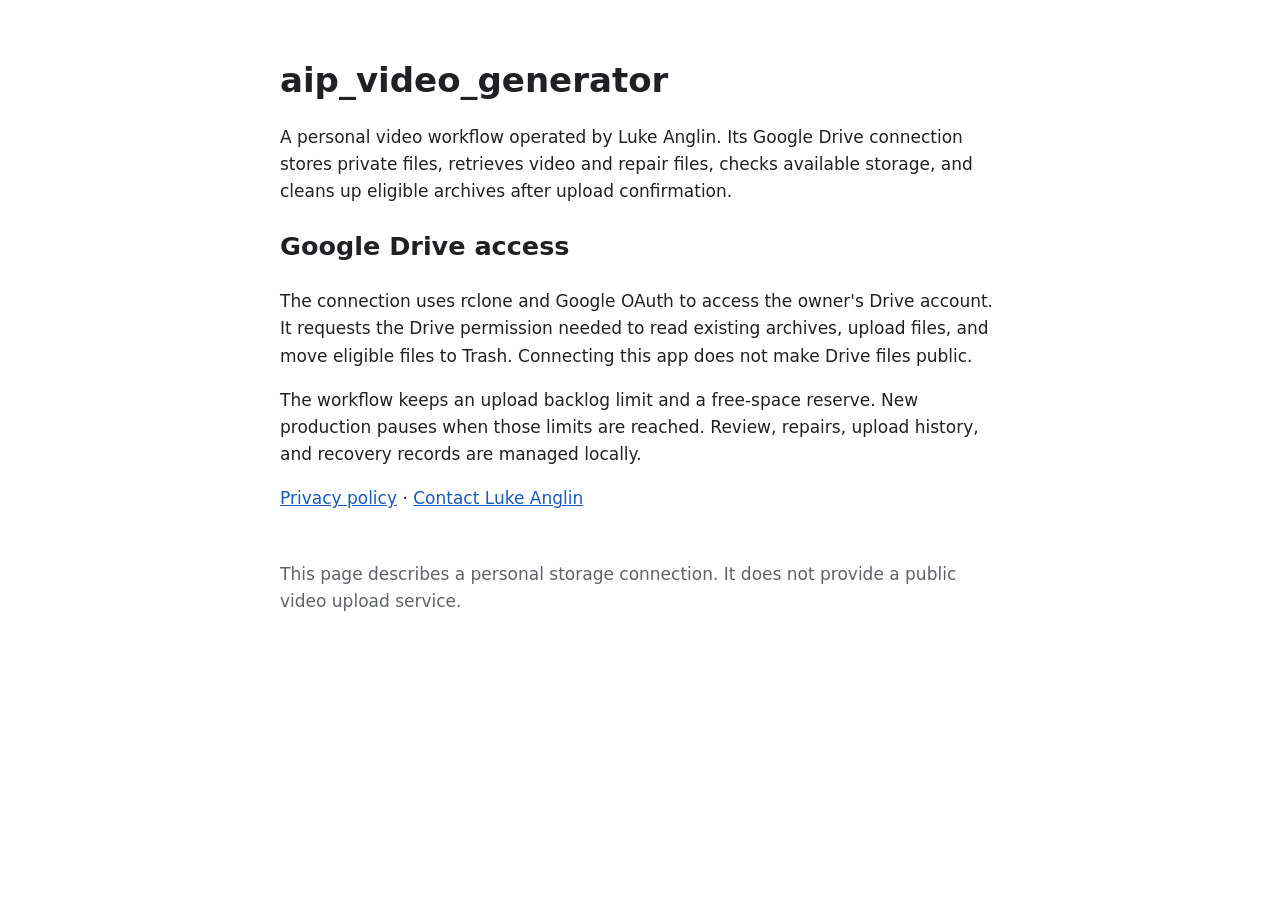
<file: aip-video-generator/index.html>
<!doctype html>
<html lang="en">
<meta charset="utf-8">
<meta name="viewport" content="width=device-width, initial-scale=1">
<title>aip_video_generator — Personal Drive storage</title>
<style>body{font:17px/1.6 system-ui,sans-serif;max-width:720px;margin:60px auto;padding:0 24px;color:#202124;background:#fff}h1{line-height:1.2}a{color:#185abc}footer{margin-top:48px;color:#5f6368}</style>
<main>
  <h1>aip_video_generator</h1>
  <p>A personal video workflow operated by Luke Anglin. Its Google Drive connection stores private files, retrieves video and repair files, checks available storage, and cleans up eligible archives after upload confirmation.</p>
  <h2>Google Drive access</h2>
  <p>The connection uses rclone and Google OAuth to access the owner's Drive account. It requests the Drive permission needed to read existing archives, upload files, and move eligible files to Trash. Connecting this app does not make Drive files public.</p>
  <p>The workflow keeps an upload backlog limit and a free-space reserve. New production pauses when those limits are reached. Review, repairs, upload history, and recovery records are managed locally.</p>
  <p><a href="privacy.html">Privacy policy</a> · <a href="mailto:lukeanglin@gmail.com">Contact Luke Anglin</a></p>
</main>
<footer>This page describes a personal storage connection. It does not provide a public video upload service.</footer>
</html>
</file>
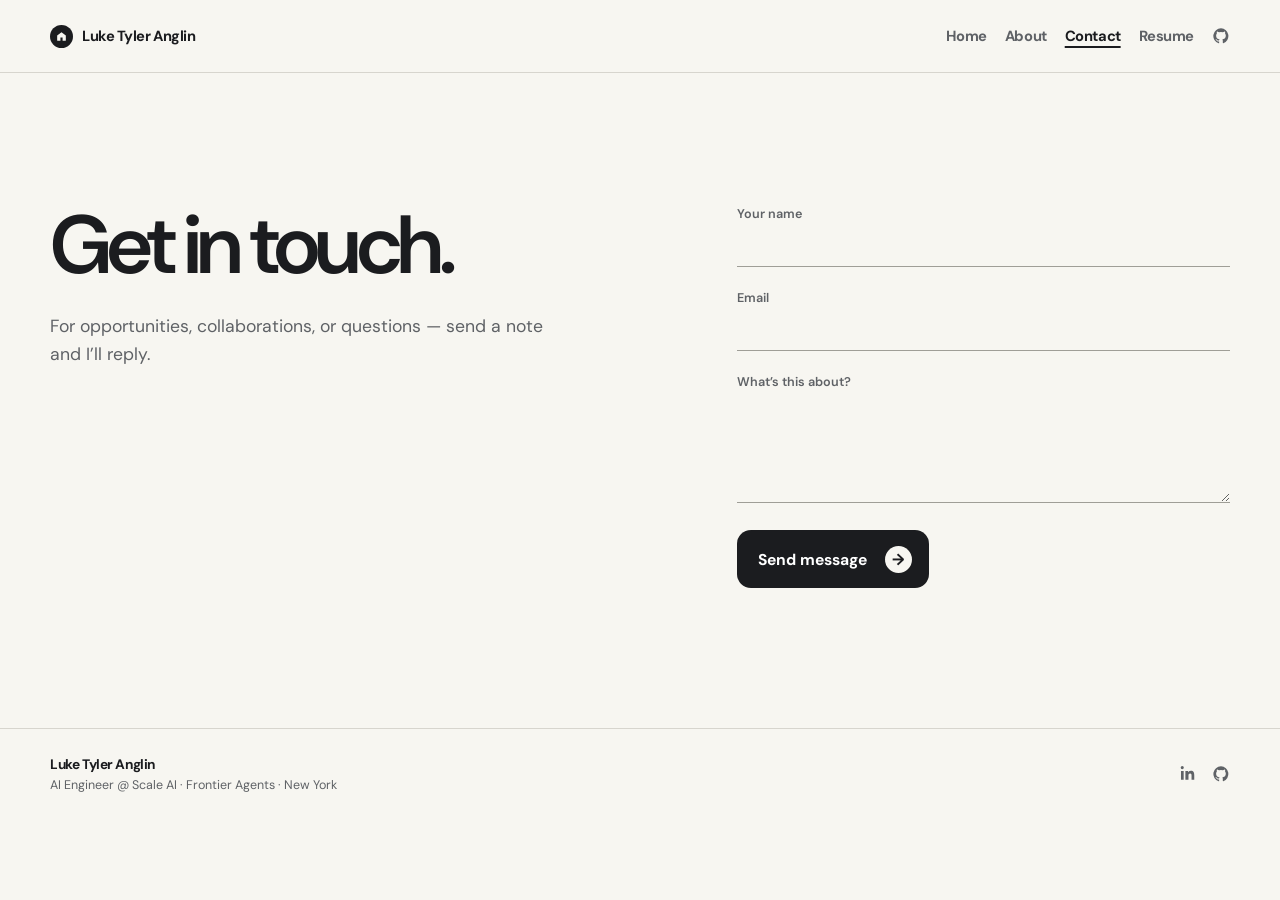
<file: contact.html>
<!DOCTYPE html>
<html lang="en">

<head>
    <meta charset="UTF-8">
    <meta name="viewport" content="width=device-width, initial-scale=1.0">
    <title>Contact | Luke Tyler Anglin</title>
    <meta name="description" content="Get in touch with Luke Tyler Anglin about an AI project, research idea, or opportunity.">
    <link rel="icon" href="favicon.svg" type="image/svg+xml">
    <link rel="preconnect" href="https://fonts.googleapis.com">
    <link rel="preconnect" href="https://fonts.gstatic.com" crossorigin>
    <link href="https://fonts.googleapis.com/css2?family=DM+Mono:wght@400;500&family=DM+Sans:opsz,wght@9..40,400;9..40,500;9..40,600;9..40,700&display=swap" rel="stylesheet">
    <link rel="stylesheet" href="styles.css">
</head>

<body>
    <header class="site-header">
        <div class="wrap header-inner">
            <a class="site-name" href="index.html" aria-label="Home — Luke Tyler Anglin" title="Home">
                <span class="home-link-icon" aria-hidden="true"><svg viewBox="0 0 24 24"><path d="m4 10 8-6 8 6v9a1 1 0 0 1-1 1h-5v-6h-4v6H5a1 1 0 0 1-1-1v-9Z"/></svg></span>
                <span>Luke Tyler Anglin</span>
            </a>
            <nav class="header-links" aria-label="Primary">
                <a href="index.html">Home</a>
                <a href="about.html">About</a>
                <a href="contact.html" aria-current="page">Contact</a>
                <a class="header-github" href="https://github.com/LukeTylerAnglin" target="_blank" rel="noreferrer" aria-label="GitHub" title="GitHub"><svg viewBox="0 0 24 24" aria-hidden="true"><path d="M12 1.8A10.2 10.2 0 0 0 8.8 21.7c.5.1.7-.2.7-.5v-2c-2.8.6-3.4-1.2-3.4-1.2-.5-1.2-1.1-1.5-1.1-1.5-.9-.6.1-.6.1-.6 1 .1 1.5 1 1.5 1 .9 1.5 2.3 1.1 2.9.8.1-.6.4-1.1.7-1.3-2.3-.3-4.7-1.1-4.7-5a3.9 3.9 0 0 1 1-2.7c-.1-.3-.4-1.3.1-2.7 0 0 .8-.3 2.8 1.1a9.7 9.7 0 0 1 5.1 0c2-1.4 2.8-1.1 2.8-1.1.5 1.4.2 2.4.1 2.7a3.9 3.9 0 0 1 1 2.7c0 3.9-2.4 4.7-4.7 5 .4.3.7 1 .7 1.9v2.8c0 .3.2.6.7.5A10.2 10.2 0 0 0 12 1.8Z"/></svg></a>
                <a href="https://drive.google.com/file/d/1MeeQ3Fhj17iWsuMzlNQXVvfDCQpfirg_/view" target="_blank" rel="noreferrer">Resume</a>
            </nav>
        </div>
    </header>

    <main>
        <section class="contact-page wrap">
            <div class="contact-page-copy">
                <h1>Get in touch.</h1>
                <p>For opportunities, collaborations, or questions — send a note and I’ll reply.</p>
            </div>

            <form action="https://formspree.io/f/xpqvebdl" method="POST" class="request-form contact-page-form">
                <label>
                    Your name
                    <input type="text" name="name" autocomplete="name" required>
                </label>
                <label>
                    Email
                    <input type="email" name="email" autocomplete="email" required>
                </label>
                <label>
                    What’s this about?
                    <textarea name="message" rows="5" required></textarea>
                </label>
                <input type="hidden" name="form_type" value="Contact">
                <input type="hidden" name="subject" value="New message from luketyleranglin.github.io">
                <input class="honeypot" type="text" name="_gotcha" tabindex="-1" autocomplete="off" aria-hidden="true">
                <button class="button button-primary" type="submit">Send message <span aria-hidden="true">→</span></button>
            </form>
        </section>
    </main>

    <footer class="site-footer">
        <div class="wrap footer-inner">
            <div class="footer-brand">
                <div class="footer-name">Luke Tyler Anglin</div>
                <div class="footer-tagline">AI Engineer @ Scale AI · Frontier Agents · New York</div>
            </div>
            <div class="footer-links">
                <div class="social-links" aria-label="Social links">
                    <a href="https://www.linkedin.com/in/luketyleranglin/" target="_blank" rel="noreferrer" aria-label="LinkedIn"><svg viewBox="0 0 24 24" aria-hidden="true"><path d="M5.1 3.4A2.1 2.1 0 1 1 .9 3.4a2.1 2.1 0 0 1 4.2 0ZM1.3 8h3.6v11.6H1.3V8Zm5.9 0h3.5v1.6h.1c.5-.9 1.7-2 3.6-2 3.9 0 4.6 2.5 4.6 5.9v6.1h-3.6v-5.4c0-1.3 0-3-1.9-3-1.9 0-2.2 1.4-2.2 2.9v5.5H7.2V8Z"/></svg></a>
                    <a href="https://github.com/LukeTylerAnglin" target="_blank" rel="noreferrer" aria-label="GitHub"><svg viewBox="0 0 24 24" aria-hidden="true"><path d="M12 1.8A10.2 10.2 0 0 0 8.8 21.7c.5.1.7-.2.7-.5v-2c-2.8.6-3.4-1.2-3.4-1.2-.5-1.2-1.1-1.5-1.1-1.5-.9-.6.1-.6.1-.6 1 .1 1.5 1 1.5 1 .9 1.5 2.3 1.1 2.9.8.1-.6.4-1.1.7-1.3-2.3-.3-4.7-1.1-4.7-5a3.9 3.9 0 0 1 1-2.7c-.1-.3-.4-1.3.1-2.7 0 0 .8-.3 2.8 1.1a9.7 9.7 0 0 1 5.1 0c2-1.4 2.8-1.1 2.8-1.1.5 1.4.2 2.4.1 2.7a3.9 3.9 0 0 1 1 2.7c0 3.9-2.4 4.7-4.7 5 .4.3.7 1 .7 1.9v2.8c0 .3.2.6.7.5A10.2 10.2 0 0 0 12 1.8Z"/></svg></a>
                </div>
            </div>
        </div>
    </footer>
</body>

</html>
</file>
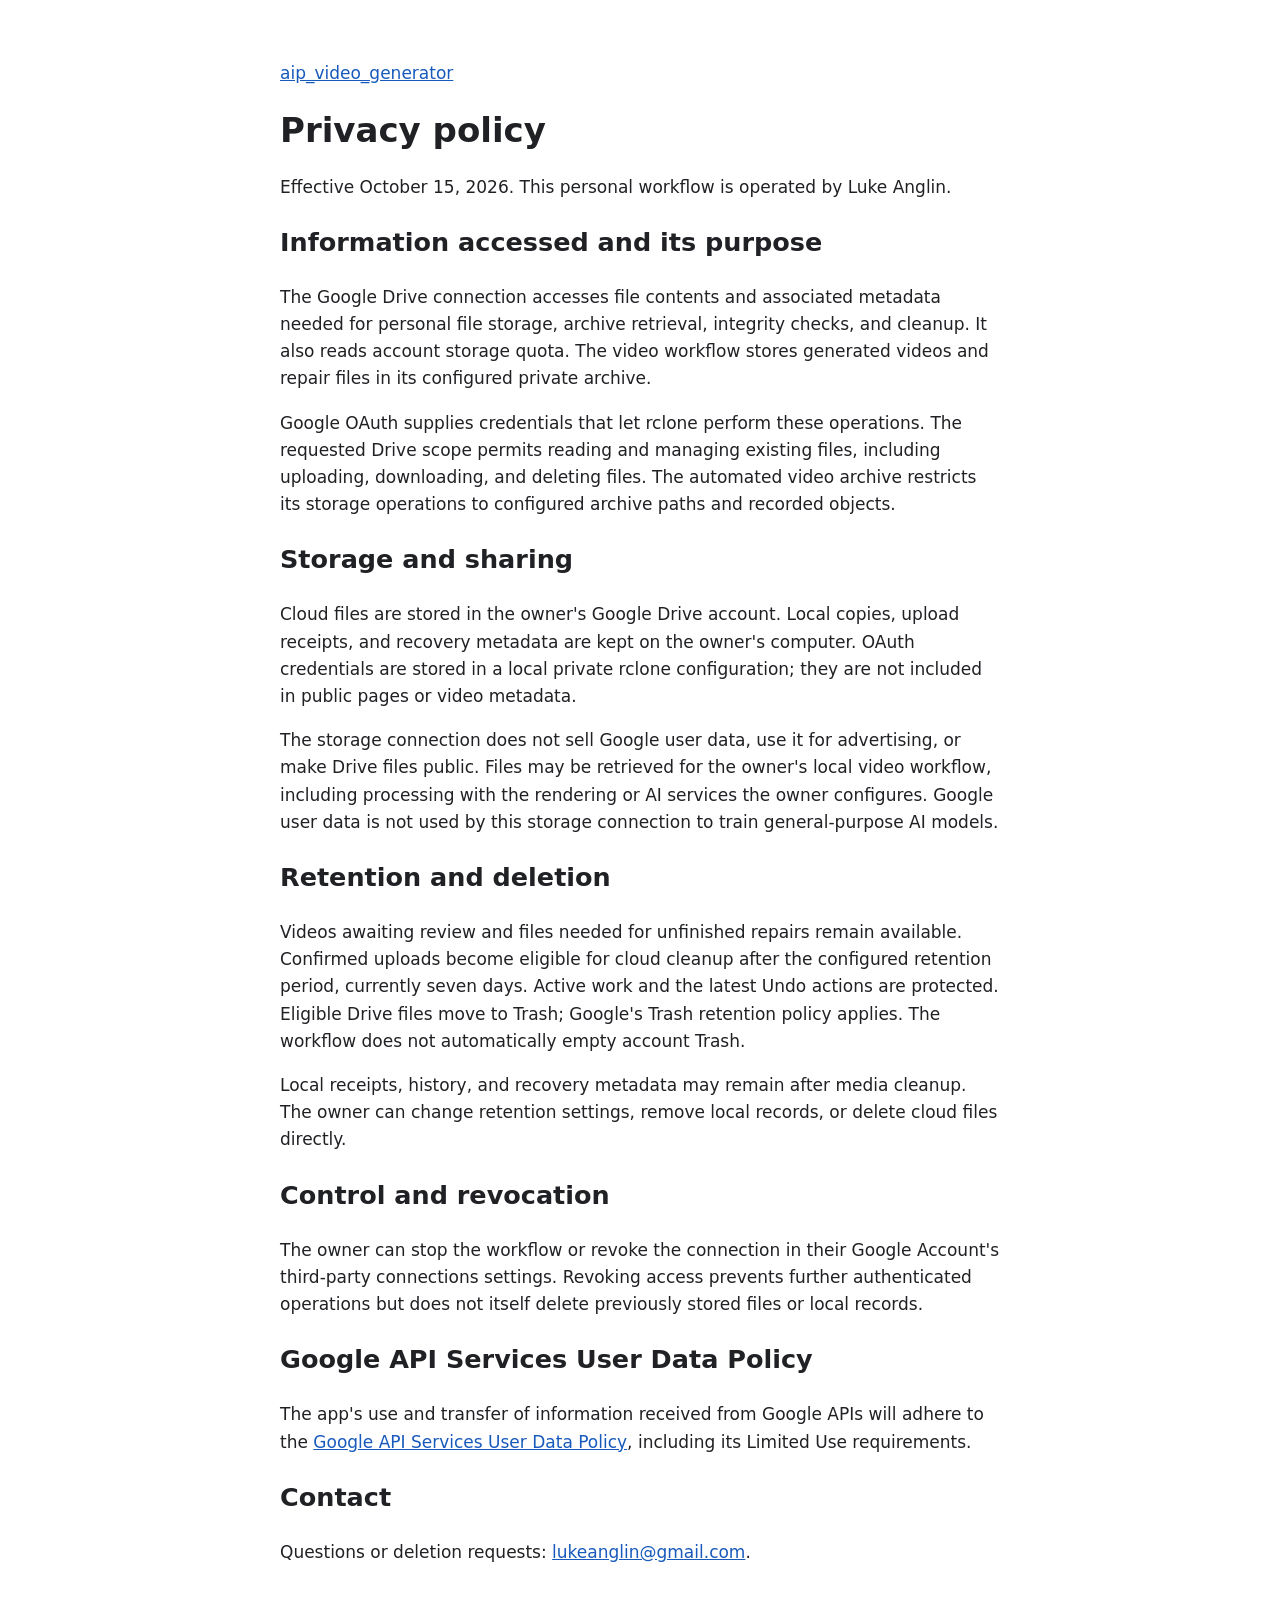
<file: aip-video-generator/privacy.html>
<!doctype html>
<html lang="en">
<meta charset="utf-8">
<meta name="viewport" content="width=device-width, initial-scale=1">
<title>aip_video_generator — Privacy policy</title>
<style>body{font:17px/1.6 system-ui,sans-serif;max-width:720px;margin:60px auto;padding:0 24px;color:#202124;background:#fff}h1{line-height:1.2}a{color:#185abc}footer{margin-top:48px;color:#5f6368}</style>
<main>
  <p><a href="index.html">aip_video_generator</a></p>
  <h1>Privacy policy</h1>
  <p>Effective October 15, 2026. This personal workflow is operated by Luke Anglin.</p>
  <h2>Information accessed and its purpose</h2>
  <p>The Google Drive connection accesses file contents and associated metadata needed for personal file storage, archive retrieval, integrity checks, and cleanup. It also reads account storage quota. The video workflow stores generated videos and repair files in its configured private archive.</p>
  <p>Google OAuth supplies credentials that let rclone perform these operations. The requested Drive scope permits reading and managing existing files, including uploading, downloading, and deleting files. The automated video archive restricts its storage operations to configured archive paths and recorded objects.</p>
  <h2>Storage and sharing</h2>
  <p>Cloud files are stored in the owner's Google Drive account. Local copies, upload receipts, and recovery metadata are kept on the owner's computer. OAuth credentials are stored in a local private rclone configuration; they are not included in public pages or video metadata.</p>
  <p>The storage connection does not sell Google user data, use it for advertising, or make Drive files public. Files may be retrieved for the owner's local video workflow, including processing with the rendering or AI services the owner configures. Google user data is not used by this storage connection to train general-purpose AI models.</p>
  <h2>Retention and deletion</h2>
  <p>Videos awaiting review and files needed for unfinished repairs remain available. Confirmed uploads become eligible for cloud cleanup after the configured retention period, currently seven days. Active work and the latest Undo actions are protected. Eligible Drive files move to Trash; Google's Trash retention policy applies. The workflow does not automatically empty account Trash.</p>
  <p>Local receipts, history, and recovery metadata may remain after media cleanup. The owner can change retention settings, remove local records, or delete cloud files directly.</p>
  <h2>Control and revocation</h2>
  <p>The owner can stop the workflow or revoke the connection in their Google Account's third-party connections settings. Revoking access prevents further authenticated operations but does not itself delete previously stored files or local records.</p>
  <h2>Google API Services User Data Policy</h2>
  <p>The app's use and transfer of information received from Google APIs will adhere to the <a href="https://developers.google.com/terms/api-services-user-data-policy">Google API Services User Data Policy</a>, including its Limited Use requirements.</p>
  <h2>Contact</h2>
  <p>Questions or deletion requests: <a href="mailto:lukeanglin@gmail.com">lukeanglin@gmail.com</a>.</p>
</main>
</html>
</file>
<file: styles.css>
:root {
  --paper: #f7f6f1;
  --paper-deep: #ece9e1;
  --ink: #1b1c1f;
  --soft-ink: #5f6266;
  --line: #d7d5ce;
  --quiet: #e6e2d8;
  --max: 1180px;
  --sans: "DM Sans", -apple-system, BlinkMacSystemFont, "Segoe UI", sans-serif;
  --mono: "DM Mono", monospace;
}

* { box-sizing: border-box; }

html { scroll-behavior: smooth; }

body {
  background: var(--paper);
  color: var(--ink);
  font-family: var(--sans);
  margin: 0;
  overflow-x: hidden;
}

a { color: inherit; }

button, input, select, textarea { font: inherit; }

:focus-visible { outline: 3px solid rgba(28, 45, 35, 0.32); outline-offset: 3px; }

.wrap { margin: 0 auto; max-width: var(--max); padding-left: 24px; padding-right: 24px; }

.site-header {
  background: rgba(247, 246, 241, 0.93);
  border-bottom: 1px solid var(--line);
  position: sticky;
  top: 0;
  z-index: 10;
  backdrop-filter: blur(12px);
}

.header-inner { align-items: center; display: flex; height: 72px; justify-content: space-between; }

.site-name, .header-links a { font-size: 0.92rem; font-weight: 700; letter-spacing: -0.03em; text-decoration: none; }

.site-name { align-items: center; display: inline-flex; gap: 9px; }

.home-link-icon {
  align-items: center;
  background: var(--ink);
  border-radius: 50%;
  color: var(--paper);
  display: inline-flex;
  height: 23px;
  justify-content: center;
  transition: transform 150ms ease, background 150ms ease;
  width: 23px;
}

.home-link-icon svg { fill: currentColor; height: 13px; width: 13px; }

.site-name:hover .home-link-icon { background: #34363a; transform: translateY(-1px); }

.header-links { align-items: center; display: flex; gap: 18px; }

.header-links a { color: var(--soft-ink); }

.header-links a[aria-current="page"] {
  color: var(--ink);
  text-decoration: underline;
  text-decoration-thickness: 2px;
  text-underline-offset: 5px;
}

.header-github { align-items: center; display: inline-flex; order: 1; }

.header-github svg { fill: currentColor; height: 18px; width: 18px; }

.hero { display: grid; gap: 42px; padding-bottom: 66px; padding-top: 54px; }

.hero-copy { align-self: center; }

.hero-eyebrow {
  color: var(--soft-ink);
  font-family: var(--mono);
  font-size: 0.72rem;
  letter-spacing: 0.04em;
  margin: 0 0 18px;
  text-transform: uppercase;
}

h1, h2, h3, p { margin-top: 0; }

h1, h2, h3 { letter-spacing: -0.055em; }

h1 {
  font-size: clamp(2.85rem, 8vw, 5.15rem);
  font-weight: 600;
  line-height: 0.98;
  margin-bottom: 26px;
  max-width: 680px;
}

h2 { font-size: clamp(2.1rem, 6.5vw, 4rem); font-weight: 600; line-height: 1; margin-bottom: 18px; }

.hero-intro, .section-heading > p, .book p:not(.eyebrow) {
  color: var(--soft-ink);
  font-size: 1.06rem;
  line-height: 1.6;
  margin-bottom: 28px;
  max-width: 480px;
}

.button {
  align-items: center;
  background: transparent;
  border: 1px solid transparent;
  border-radius: 14px;
  cursor: pointer;
  display: inline-flex;
  font-size: 0.98rem;
  font-weight: 700;
  gap: 18px;
  justify-content: center;
  min-height: 58px;
  padding: 14px 16px 14px 20px;
  text-decoration: none;
  transition: background 150ms ease, color 150ms ease, transform 150ms ease;
}

.button-primary { background: var(--ink); color: white; }

.button-primary:hover { background: #34363a; transform: translateY(-2px); }

.button-primary span {
  align-items: center;
  background: var(--paper);
  border-radius: 50%;
  color: var(--ink);
  display: inline-flex;
  font-size: 1rem;
  height: 27px;
  justify-content: center;
  width: 27px;
}

.button-secondary { border-color: var(--ink); color: var(--ink); }

.button-secondary:hover { background: var(--quiet); transform: translateY(-2px); }

.button-secondary span { font-size: 1rem; }

.hero-actions { display: flex; flex-wrap: wrap; gap: 12px; }

.hero-portrait { aspect-ratio: 0.86; background: #d6d0c4; margin: 0; overflow: hidden; }

.hero-portrait img { display: block; height: 100%; object-fit: cover; object-position: center top; width: 100%; }

.experience-strip { border-bottom: 1px solid var(--line); border-top: 1px solid var(--line); }

.logo-strip { align-items: center; display: grid; grid-template-columns: repeat(5, minmax(0, 1fr)); padding-bottom: 25px; padding-top: 25px; }

.logo-strip img { filter: grayscale(1); height: 22px; justify-self: center; max-width: 88px; object-fit: contain; opacity: 0.75; width: auto; }

.work { padding-bottom: 86px; padding-top: 86px; }

.section-heading { margin-bottom: 44px; max-width: 580px; }

.section-heading > p { margin-bottom: 0; }

.company-list { border-top: 1px solid var(--line); }

.company { border-bottom: 1px solid var(--line); }

.company summary {
  align-items: center;
  cursor: pointer;
  display: grid;
  gap: 14px;
  grid-template-columns: minmax(140px, 1fr) minmax(104px, 0.75fr) 26px;
  list-style: none;
  min-height: 77px;
  padding: 16px 0;
}

.company summary::-webkit-details-marker { display: none; }

.company-title { font-size: 1.08rem; font-weight: 700; letter-spacing: -0.035em; }

.company-role { color: var(--soft-ink); font-size: 0.82rem; line-height: 1.3; }

.company-toggle { height: 20px; position: relative; width: 20px; }

.company-toggle::before, .company-toggle::after { background: var(--ink); content: ""; height: 1px; left: 2px; position: absolute; top: 10px; width: 16px; }

.company-toggle::after { transform: rotate(90deg); transition: transform 150ms ease; }

.company[open] .company-toggle::after { transform: rotate(0); }

.company-detail { padding: 0 34px 24px 0; }

.company-detail p { color: var(--soft-ink); font-size: 0.98rem; line-height: 1.6; margin: 0; max-width: 660px; }

.honeypot { display: none !important; }

.contact-page { display: grid; gap: 64px; padding-bottom: 100px; padding-top: 96px; }

.contact-page-copy h1 { max-width: 600px; }

.contact-page-copy > p { color: var(--soft-ink); font-size: 1.1rem; line-height: 1.6; margin-bottom: 0; max-width: 520px; }

.contact-page-form { max-width: 640px; }

.book {
  align-items: center;
  border-top: 1px solid var(--line);
  display: grid;
  gap: 27px;
  grid-template-columns: 92px 1fr;
  padding-bottom: 72px;
  padding-top: 42px;
}

.book > img { box-shadow: 0 11px 24px rgba(23, 29, 24, 0.18); display: block; width: 92px; }

.book h2 { font-size: clamp(1.6rem, 5vw, 2.5rem); margin-bottom: 8px; }

.book p:not(.eyebrow) { font-size: 0.96rem; margin-bottom: 14px; }

.text-link { font-size: 0.92rem; font-weight: 700; text-decoration-thickness: 1px; text-underline-offset: 4px; }

.text-link span { margin-left: 4px; }

.request-form { display: grid; gap: 22px; max-width: 510px; }

.request-form label { color: var(--soft-ink); display: grid; font-size: 0.79rem; font-weight: 600; gap: 8px; }

input, select, textarea {
  appearance: none;
  background: transparent;
  border: 0;
  border-bottom: 1px solid #9f9e97;
  border-radius: 0;
  color: var(--ink);
  padding: 9px 0 10px;
  resize: vertical;
}

select { background: transparent; cursor: pointer; }

input:focus, select:focus, textarea:focus { border-color: var(--ink); outline: none; }

.request-form .button { justify-self: start; margin-top: 5px; }

.site-footer { border-top: 1px solid var(--line); color: var(--soft-ink); font-size: 0.8rem; padding-bottom: 26px; padding-top: 26px; }

.footer-inner { align-items: center; display: flex; flex-direction: column; gap: 14px; justify-content: center; }

.footer-brand { text-align: center; }

.footer-name { color: var(--ink); font-size: 0.86rem; font-weight: 700; letter-spacing: -0.03em; }

.footer-tagline { font-size: 0.78rem; margin-top: 4px; }

.footer-links { align-items: center; display: flex; flex-wrap: wrap; gap: 18px; }

.social-links { align-items: center; display: flex; gap: 14px; }

.social-links a { display: inline-flex; }

.social-links svg { fill: currentColor; height: 18px; width: 18px; }

.footer-inner a { text-decoration: none; }

.footer-inner a:hover { color: var(--ink); text-decoration: underline; text-underline-offset: 3px; }

.social-links a:hover { text-decoration: none; transform: translateY(-1px); }

.about-hero { padding-bottom: 66px; padding-top: 96px; }

.about-copy { max-width: 760px; }

.about-copy h1 { max-width: 760px; }

.about-lede {
  color: var(--soft-ink);
  font-size: 1.1rem;
  line-height: 1.65;
  margin-bottom: 0;
  max-width: 600px;
}

.about-photo { margin: 42px 0 0; max-width: 420px; }

.about-photo img { display: block; width: 100%; }

.about-photo figcaption { color: var(--soft-ink); font-size: 0.78rem; margin-top: 9px; }

.about-book { border-bottom: 1px solid var(--line); }

.journey { border-top: 1px solid var(--line); padding-bottom: 64px; padding-top: 64px; }

.journey h2 { font-size: clamp(1.8rem, 5vw, 2.8rem); margin-bottom: 36px; }

.journey-path {
  display: flex;
  list-style: none;
  margin: 0;
  padding: 0;
  width: 100%;
}

.journey-path li {
  align-items: center;
  display: flex;
  flex: 1 1 0;
  flex-direction: column;
  gap: 10px;
  min-width: 0;
  position: relative;
  text-align: center;
}

.journey-path li:not(:last-child)::after {
  color: var(--soft-ink);
  content: "→";
  font-size: 1.05rem;
  line-height: 1;
  pointer-events: none;
  position: absolute;
  right: 0;
  top: 13px;
  transform: translateX(50%);
}

.journey-logo {
  display: block;
  filter: grayscale(1);
  height: 28px;
  max-width: 72px;
  object-fit: contain;
  opacity: 0.72;
  width: auto;
}

.journey-path span {
  color: var(--soft-ink);
  font-size: 0.78rem;
  font-weight: 700;
  letter-spacing: -0.02em;
}

.journey-path li[aria-current="true"] .journey-logo { opacity: 0.95; }

.journey-path li[aria-current="true"] span { color: var(--ink); }

@media (max-width: 720px) {
  .journey-path {
    overflow-x: auto;
    padding-bottom: 8px;
  }

  .journey-path li {
    flex: 0 0 96px;
  }
}

.about-personal { padding-bottom: 48px; }

.about-personal h2 { font-size: clamp(1.6rem, 4.5vw, 2.4rem); margin-bottom: 16px; }

.about-personal p { color: var(--soft-ink); font-size: 1.1rem; line-height: 1.65; margin: 0; max-width: 600px; }

@media (max-width: 520px) {
  .header-inner { height: 64px; }
  .site-name > span:last-child { display: none; }
  .header-links { gap: 12px; }
  .site-name, .header-links a { font-size: 0.84rem; }
}

@media (max-width: 480px) {
  .button { width: 100%; }
  .request-form .button { width: 100%; }
  .hero-actions { align-items: stretch; flex-direction: column; }
}

@media (min-width: 680px) {
  .wrap { padding-left: 38px; padding-right: 38px; }
  .company summary { grid-template-columns: minmax(250px, 1.2fr) minmax(220px, 0.8fr) 26px; }
  .company-detail { padding-right: 80px; }
  .book { gap: 38px; grid-template-columns: 126px 1fr; padding-bottom: 88px; padding-top: 52px; }
  .book > img { width: 126px; }
}

@media (min-width: 860px) {
  .hero { align-items: center; gap: clamp(48px, 7vw, 110px); grid-template-columns: minmax(0, 1.04fr) minmax(350px, 0.8fr); min-height: 632px; padding-bottom: 84px; padding-top: 84px; }
  .hero-portrait { aspect-ratio: auto; height: clamp(480px, 45vw, 560px); }
  .work { padding-bottom: 112px; padding-top: 112px; }
  .company summary { grid-template-columns: minmax(310px, 1.2fr) minmax(270px, 0.8fr) 26px; min-height: 85px; }
  .contact-page { align-items: start; grid-template-columns: minmax(0, 0.92fr) minmax(380px, 0.8fr); gap: 120px; padding-bottom: 140px; padding-top: 132px; }
  .contact-page-form { max-width: none; }
  .book { grid-template-columns: 152px 1fr; padding-bottom: 105px; padding-top: 58px; }
  .book > img { width: 152px; }
  .footer-inner { flex-direction: row; justify-content: space-between; }
  .footer-brand { text-align: left; }
  .about-hero { align-items: center; display: grid; gap: clamp(52px, 8vw, 120px); grid-template-columns: minmax(0, 1fr) minmax(310px, 0.68fr); padding-bottom: 88px; padding-top: 132px; }
  .about-photo { margin: 0; max-width: none; }
}

@media (min-width: 1260px) {
  .wrap { padding-left: 0; padding-right: 0; }
}

@media (prefers-reduced-motion: reduce) {
  html { scroll-behavior: auto; }
  * { transition: none !important; }
}
</file>
